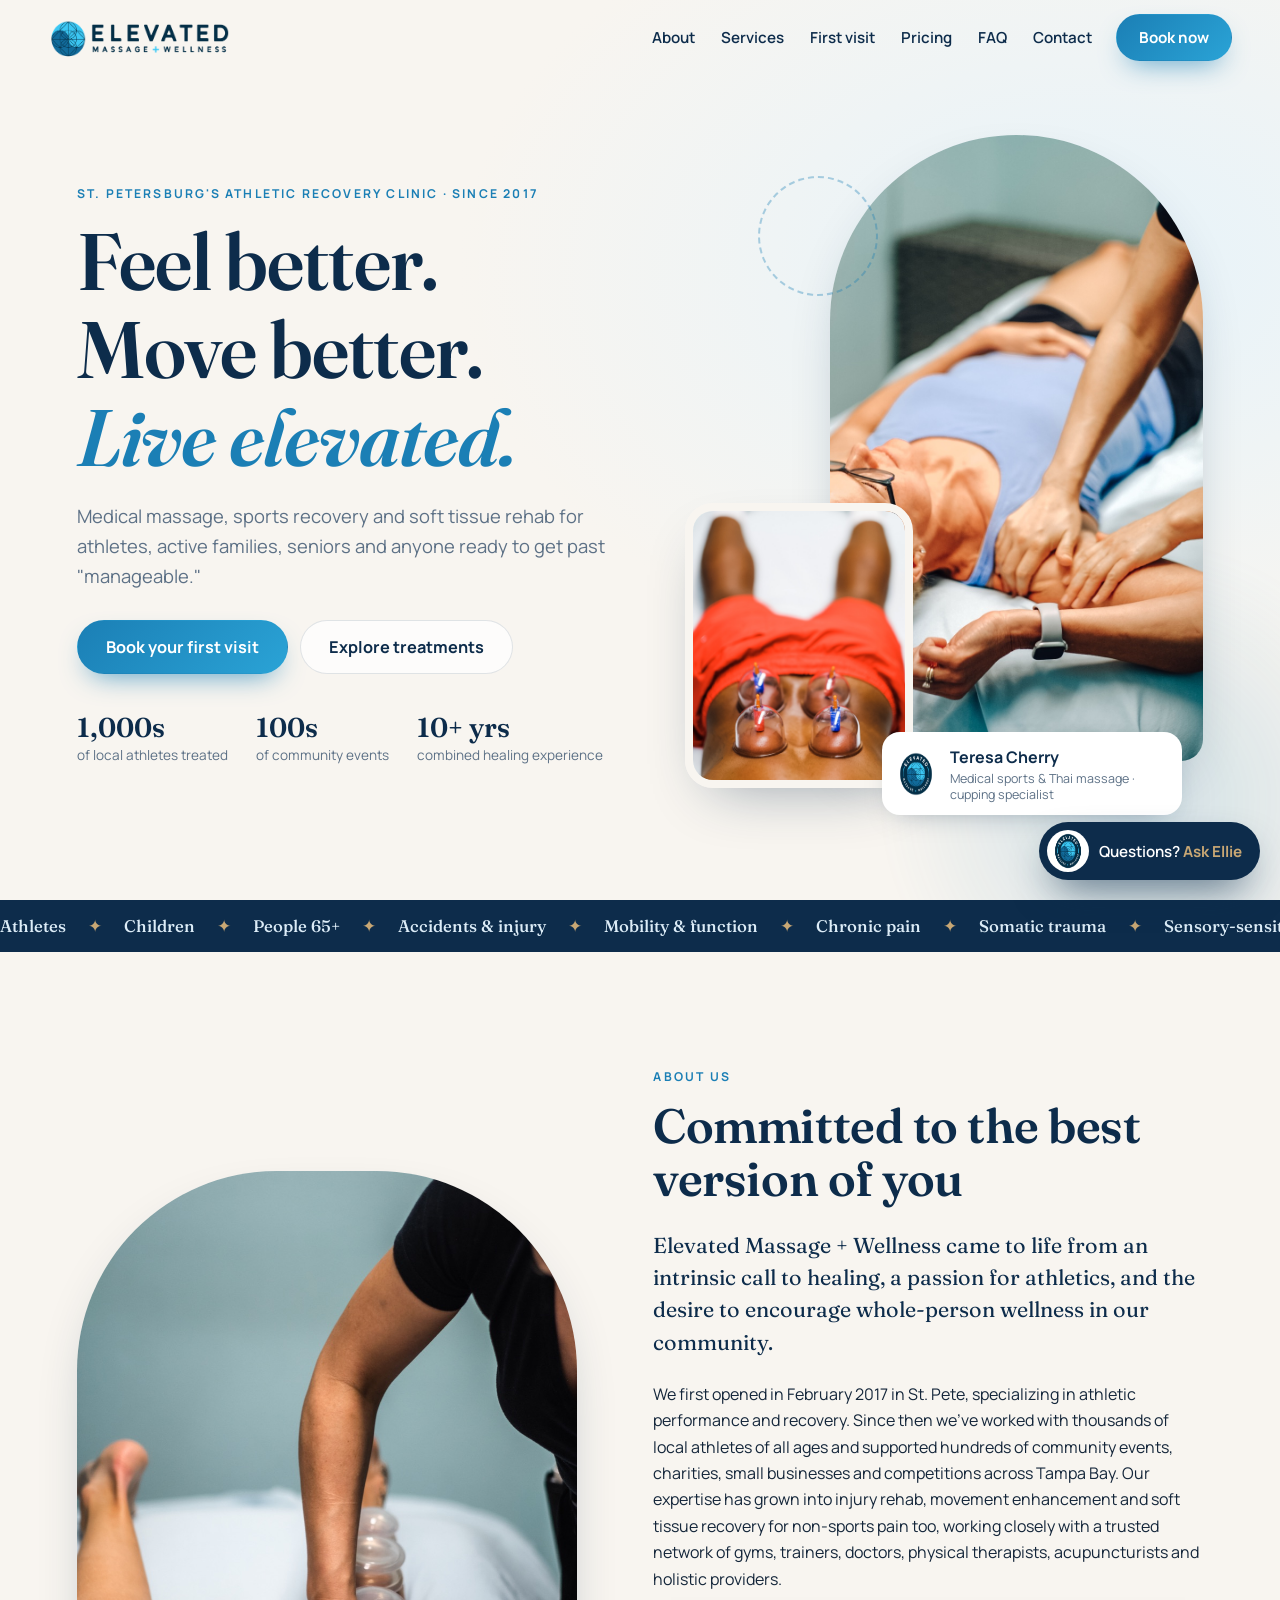
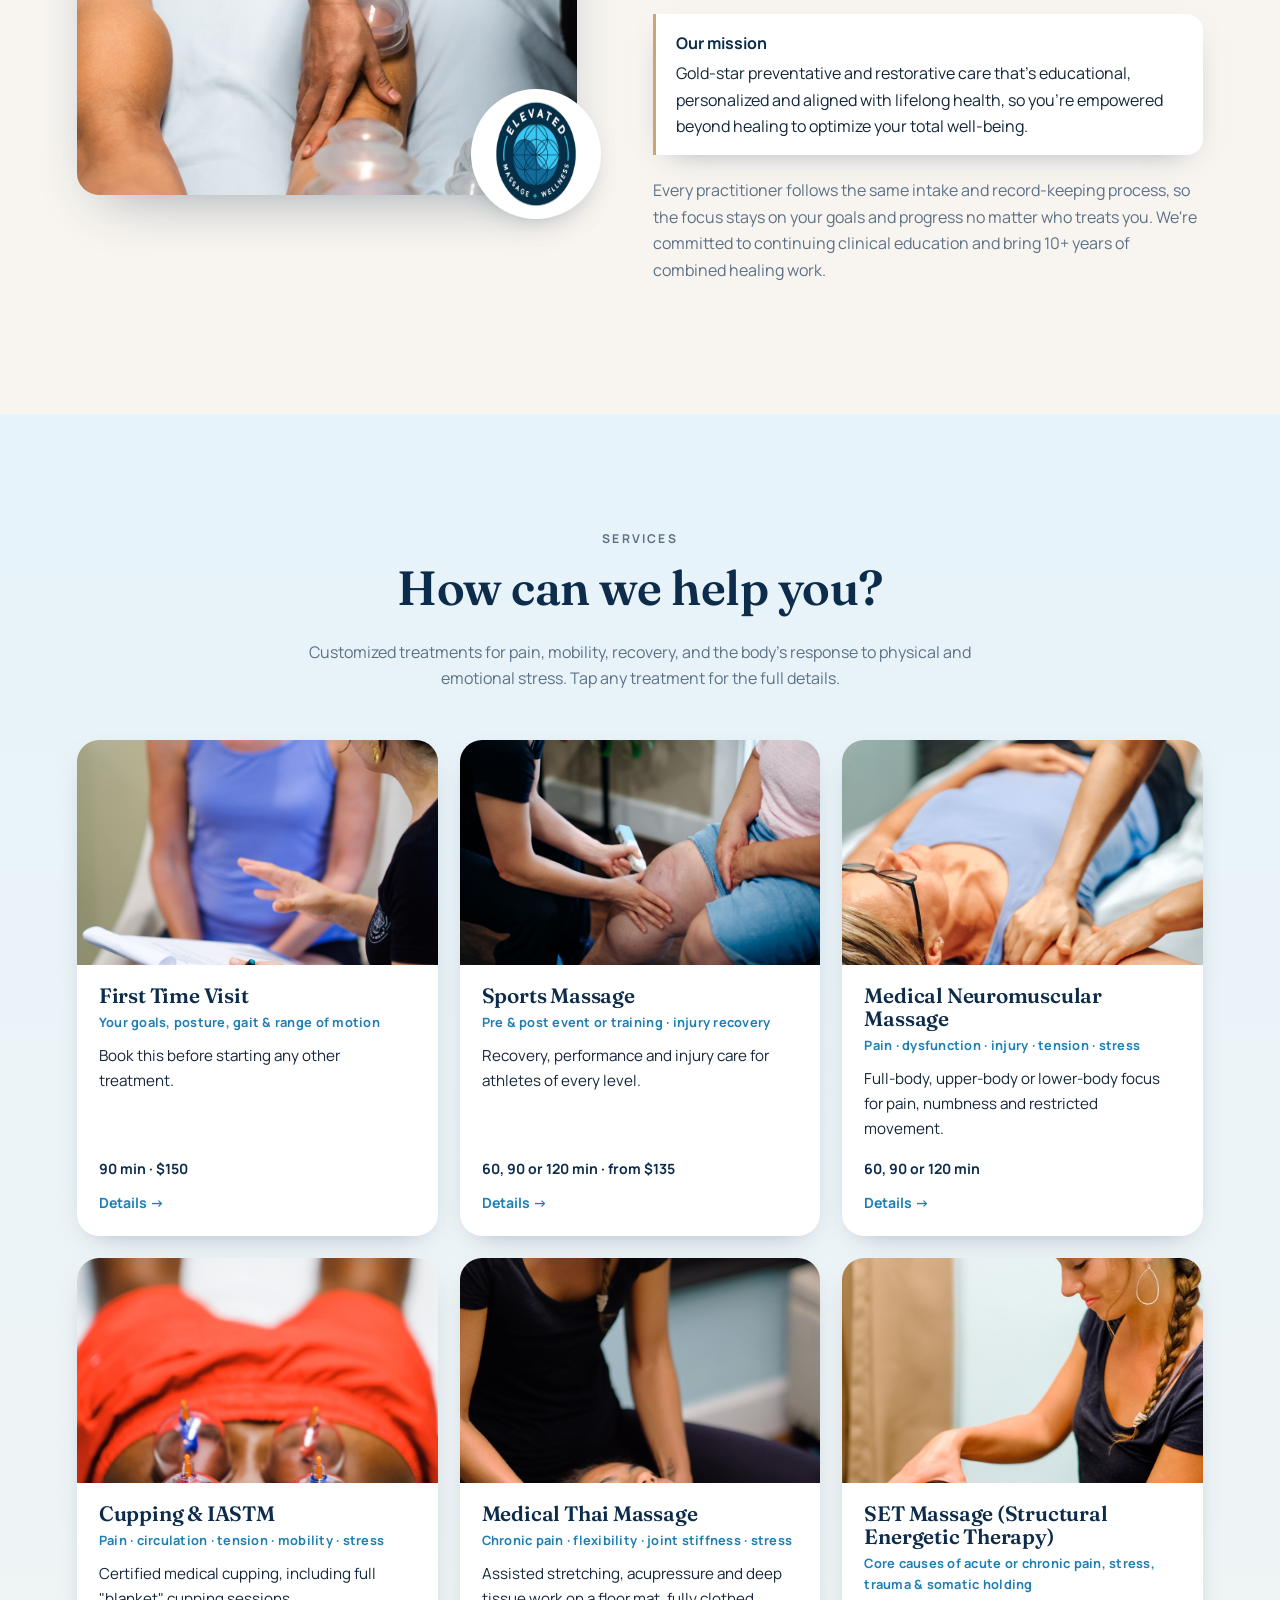
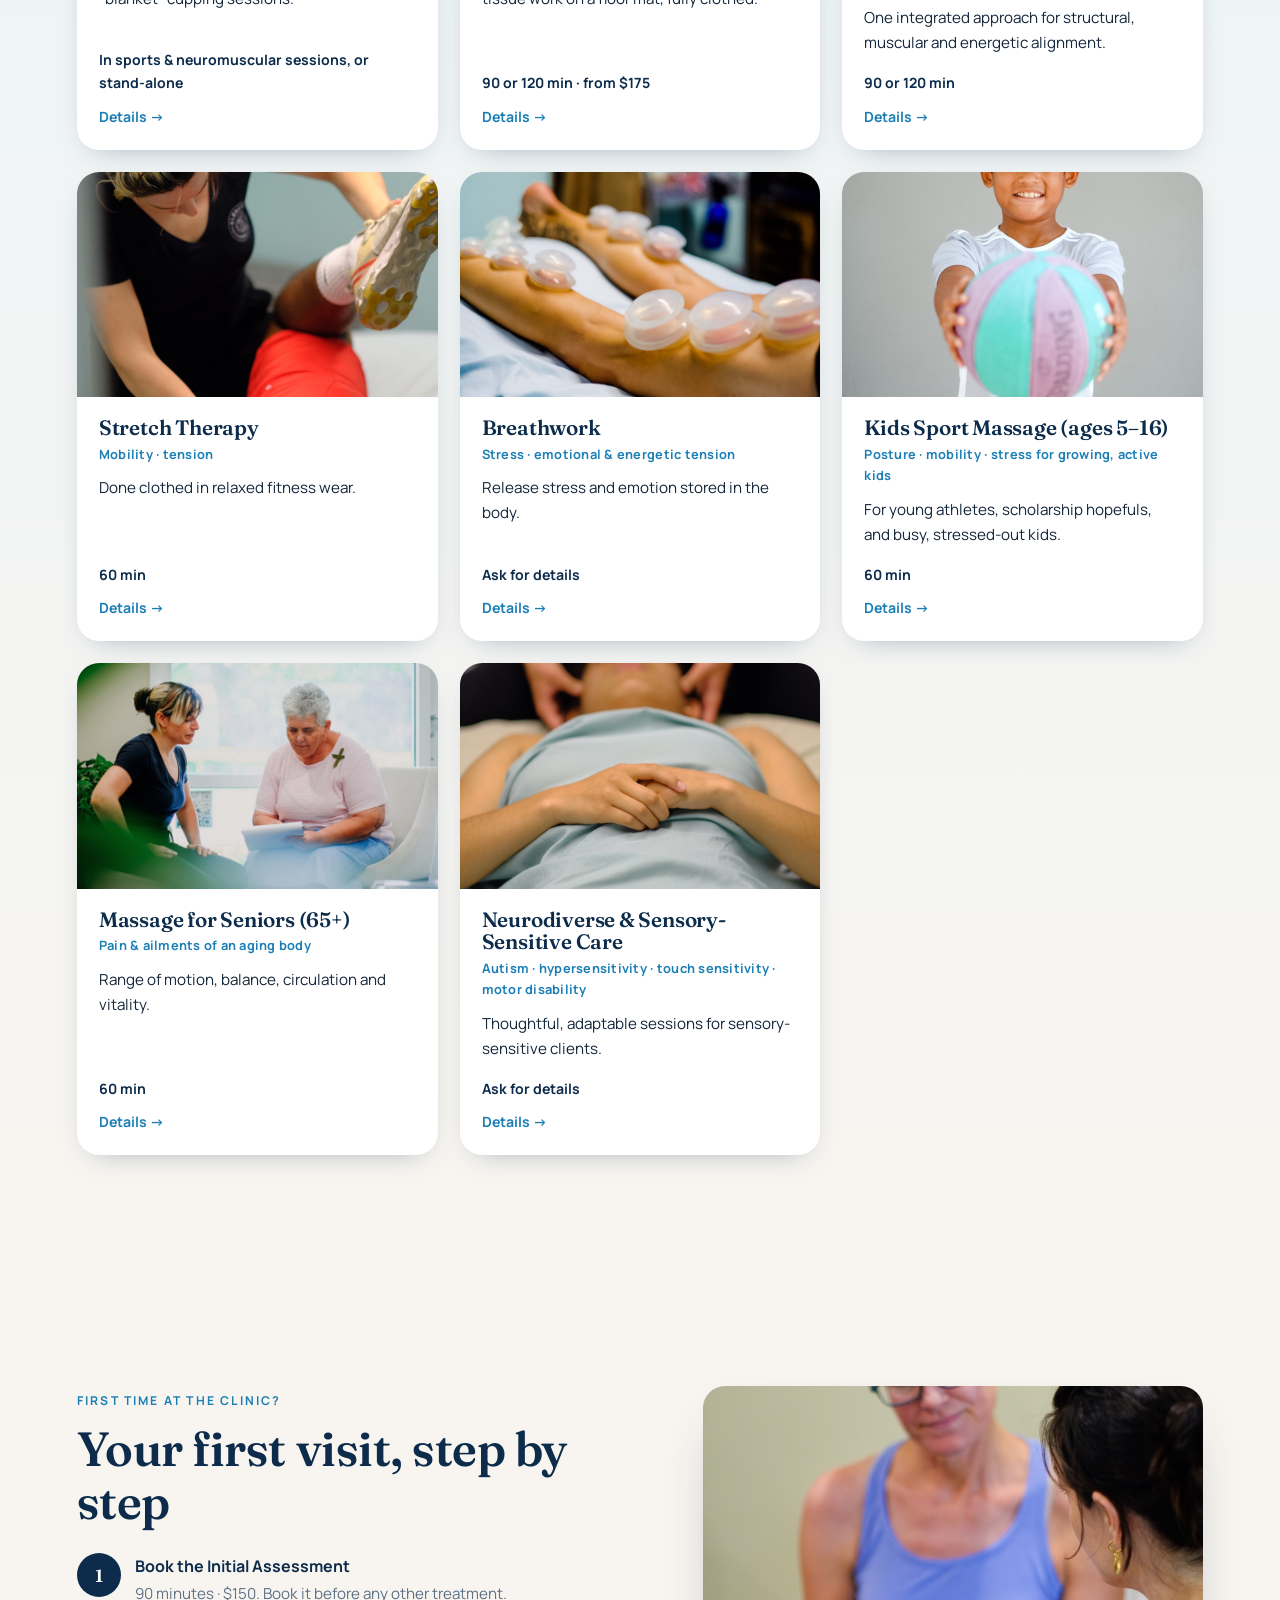
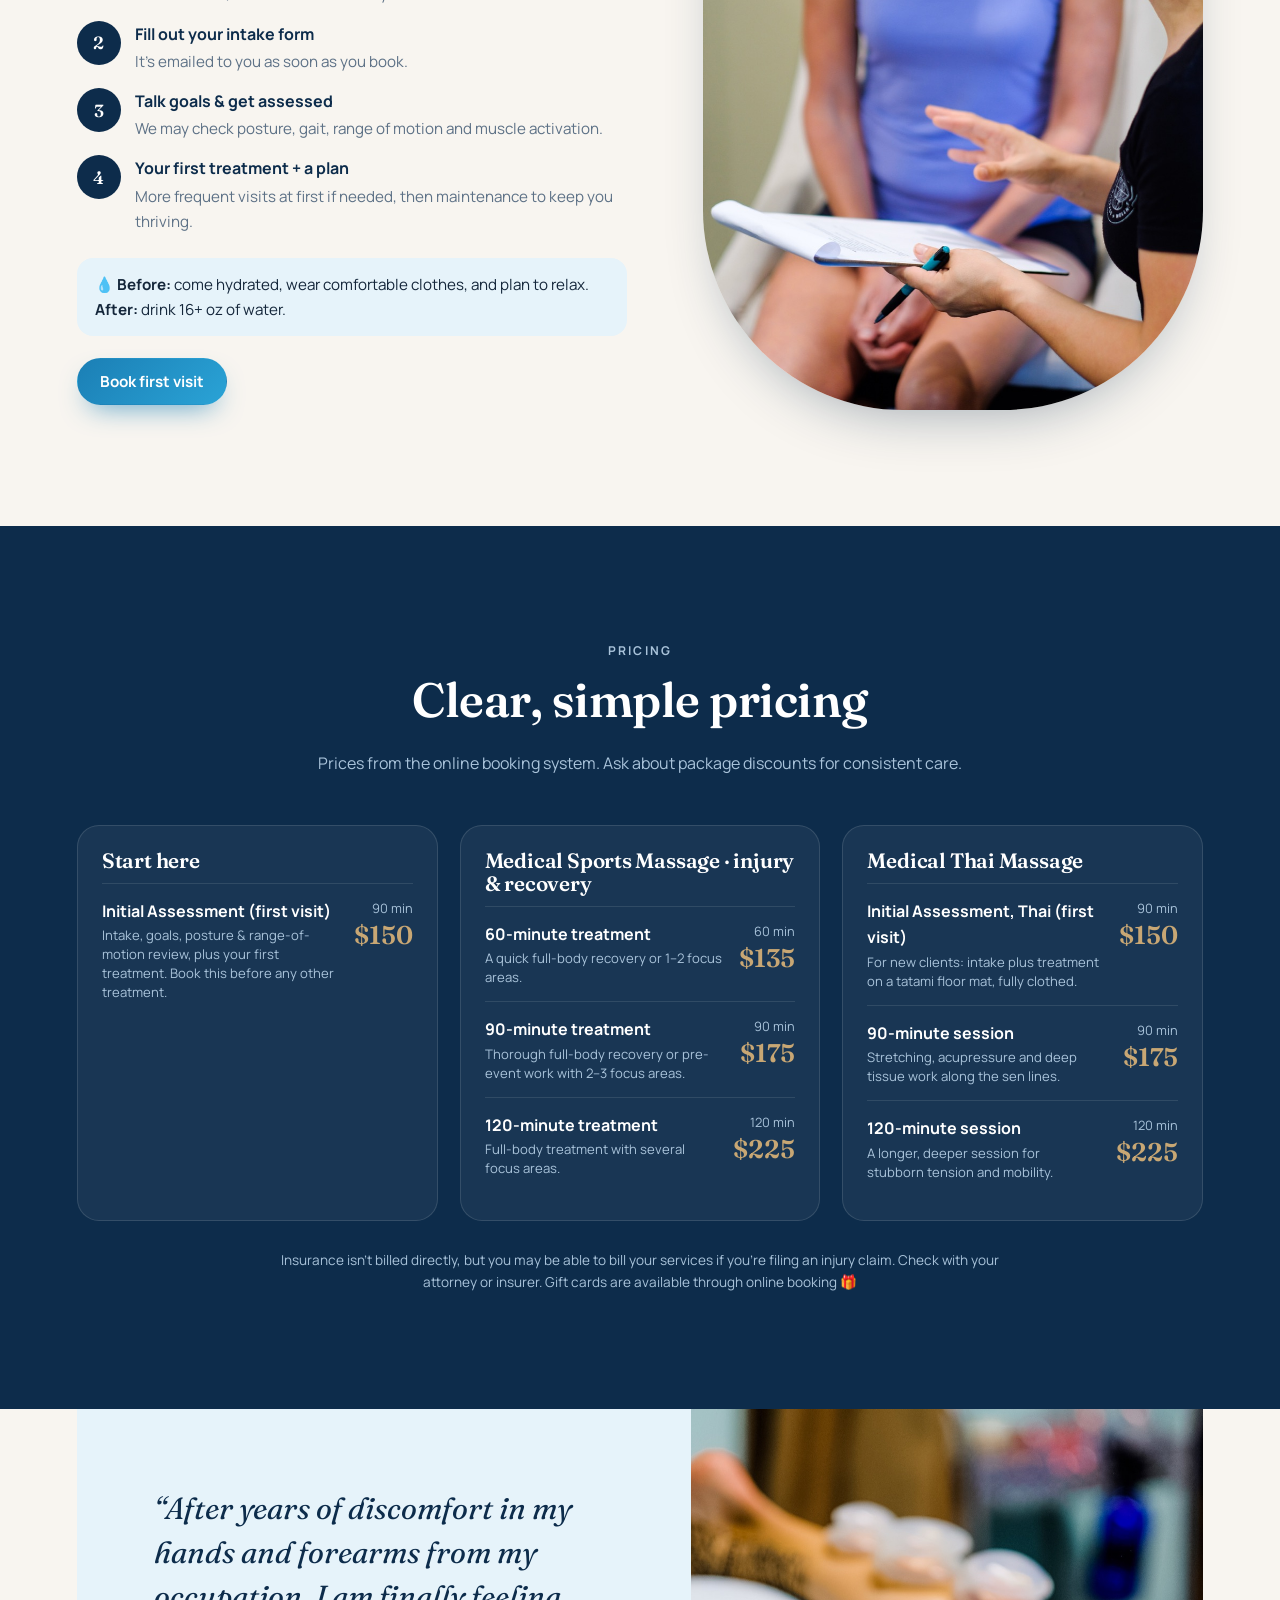
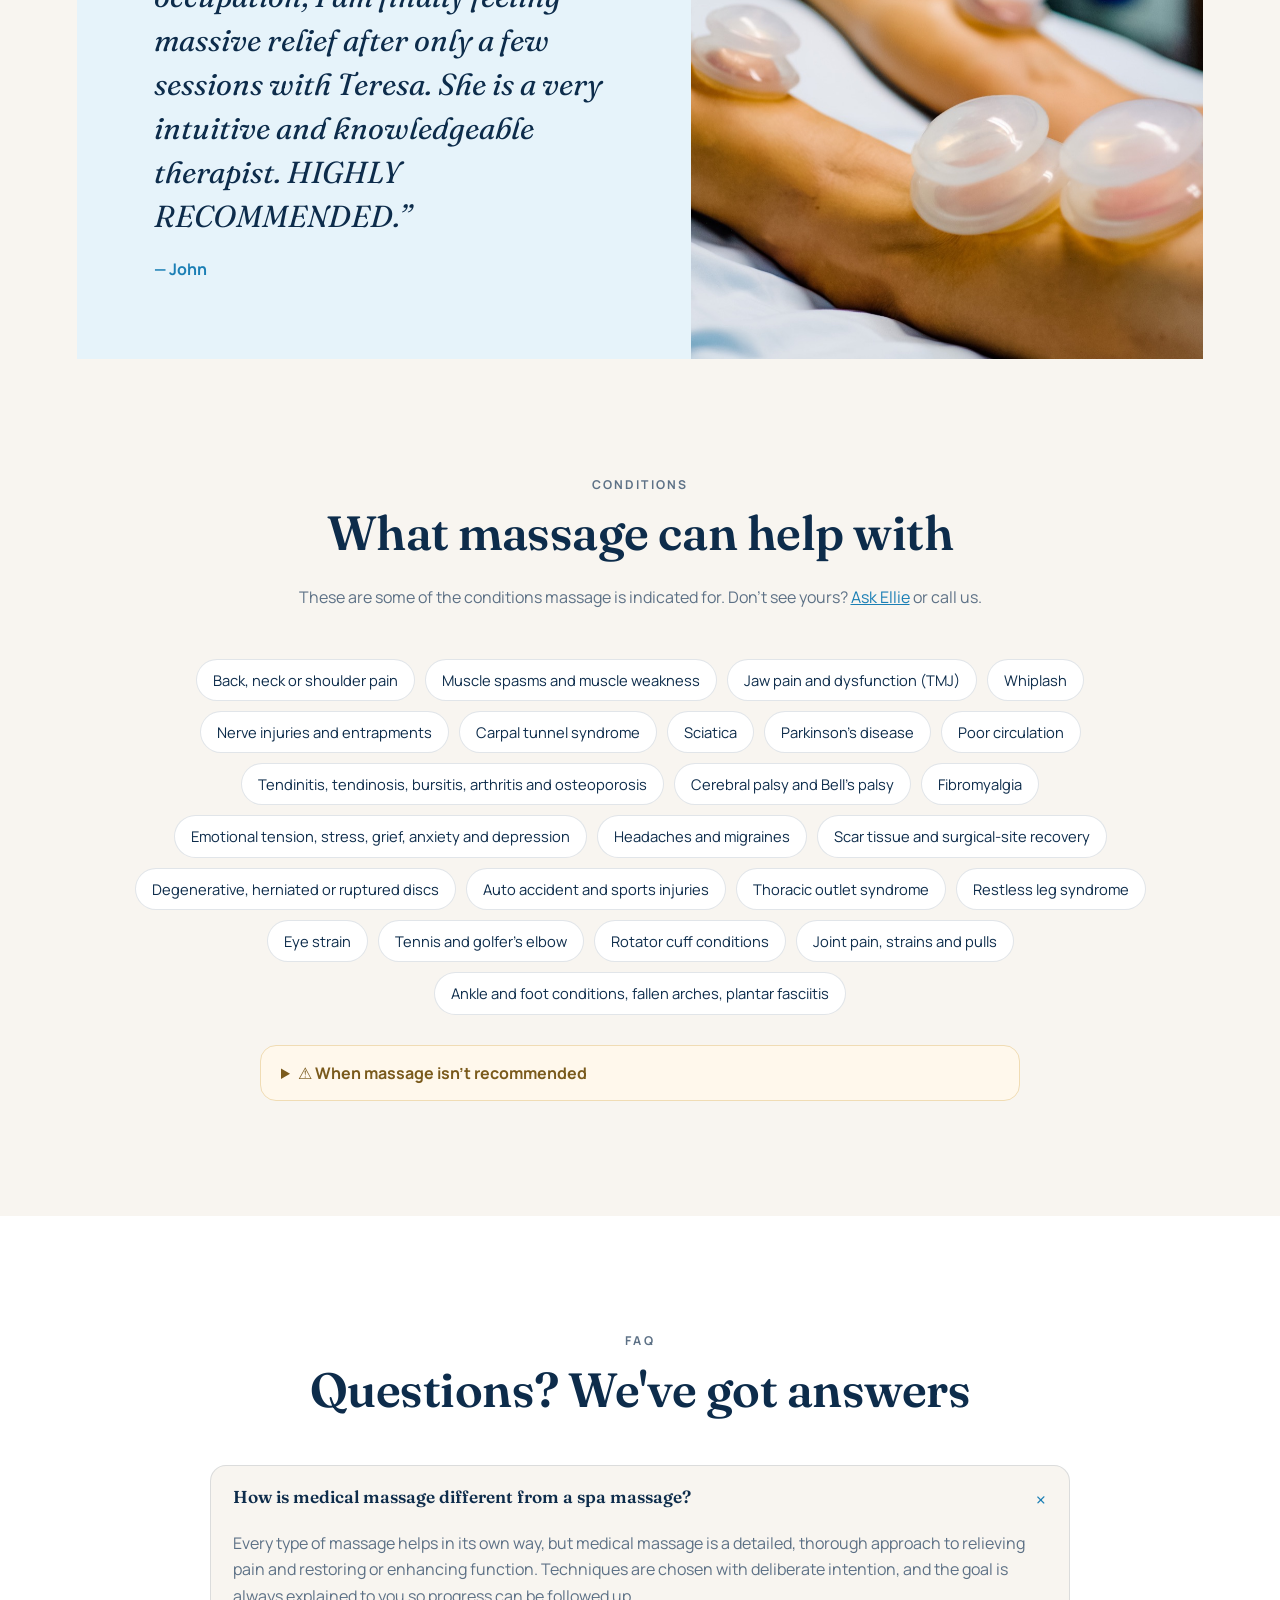
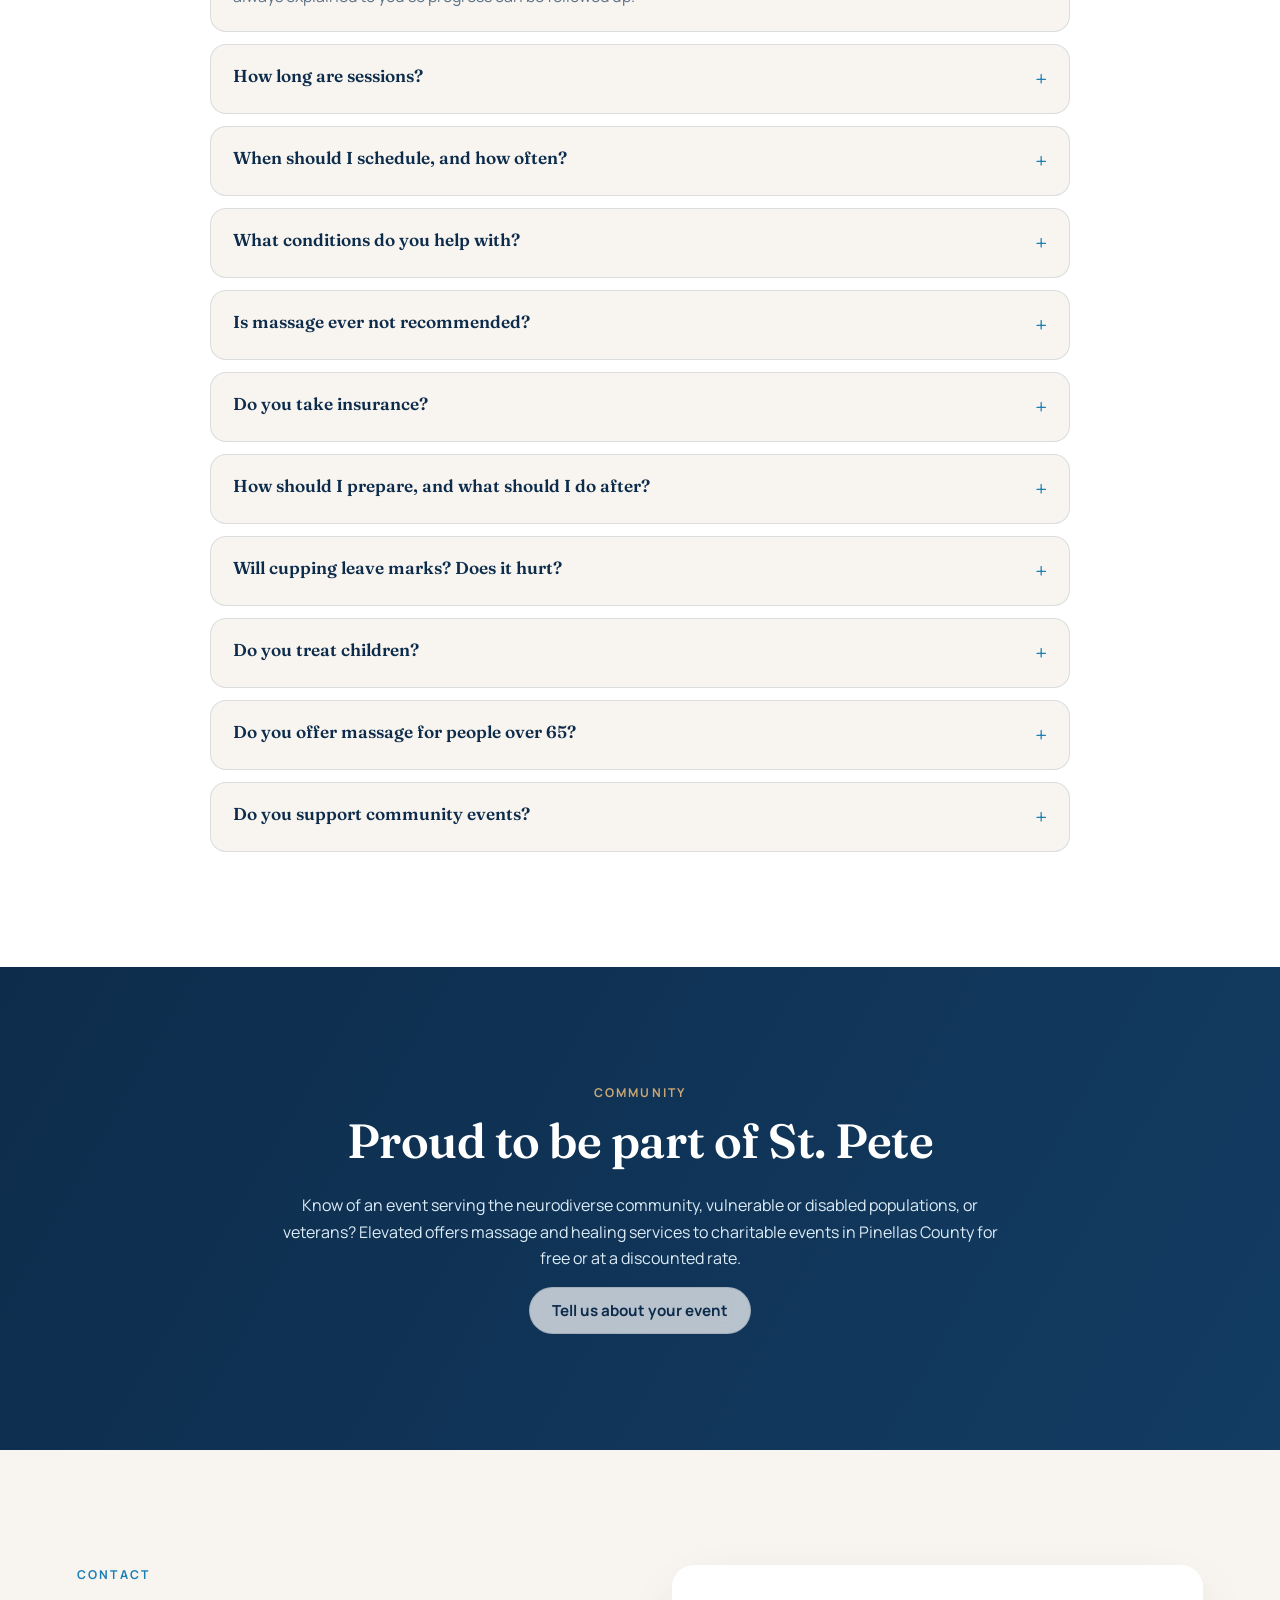
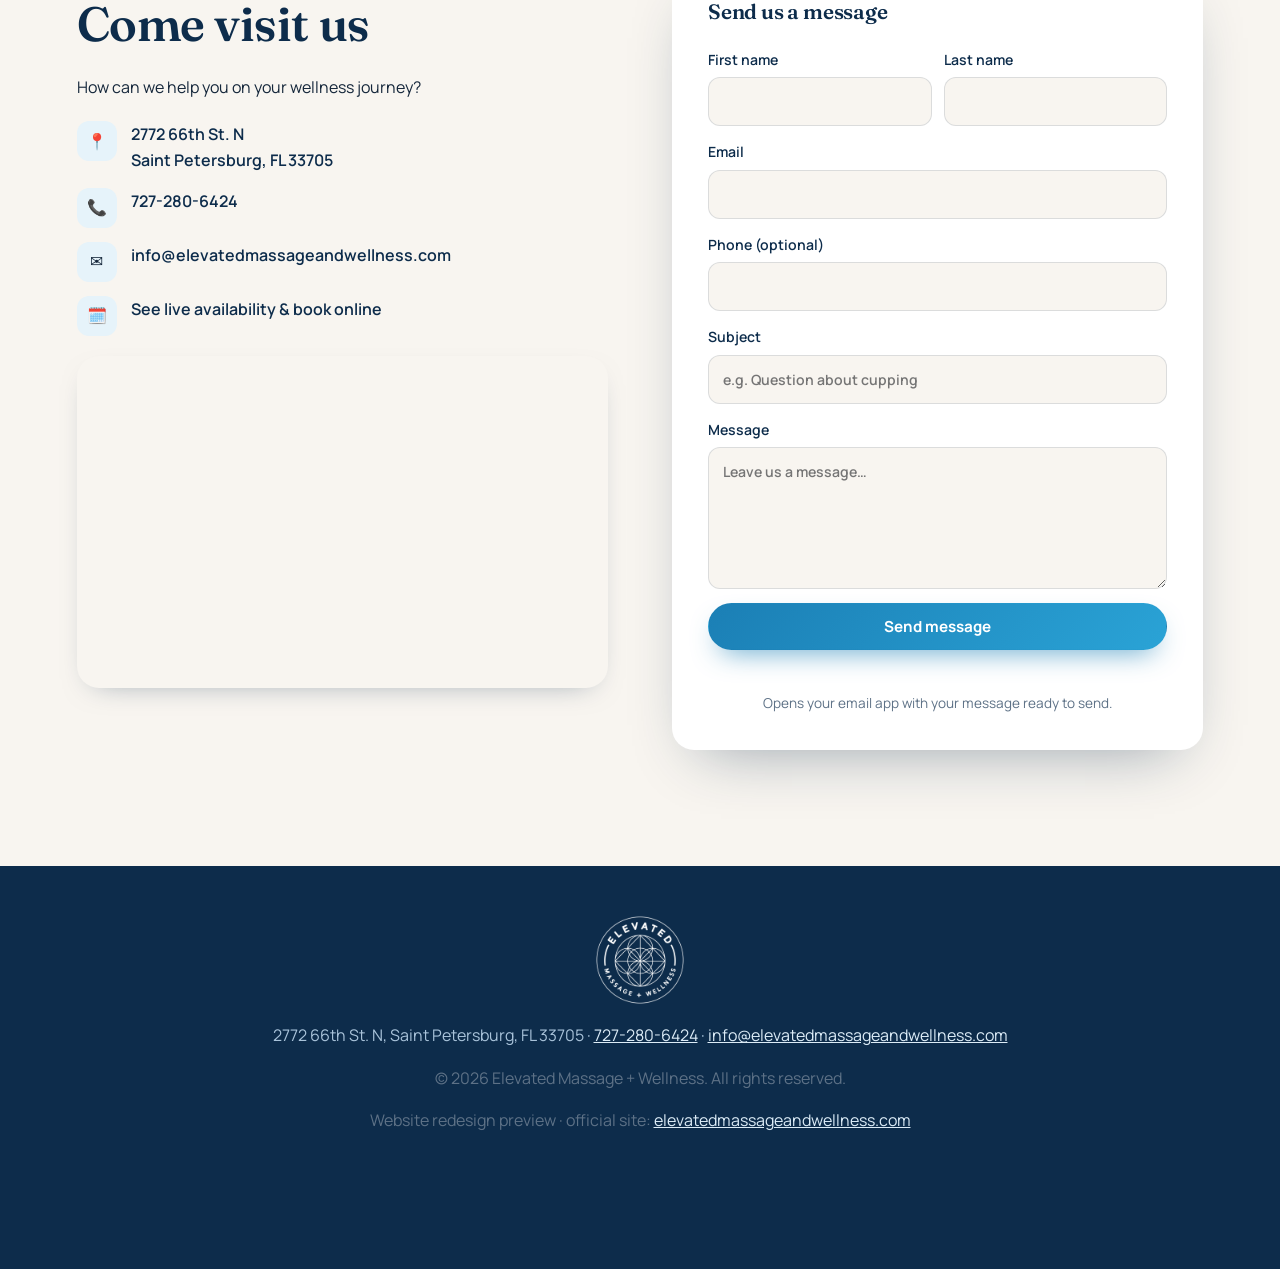
<file: index.html>
<!DOCTYPE html>
<html lang="en">
<head>
  <meta charset="UTF-8" />
  <meta name="viewport" content="width=device-width, initial-scale=1.0" />
  <title>Elevated Massage + Wellness · Medical & Sports Massage in St. Petersburg, FL</title>
  <meta name="description" content="Medical massage, sports recovery, cupping, Medical Thai massage and more in St. Petersburg, FL. Serving athletes, kids, seniors and anyone in pain since 2017." />
  <!-- Redesign preview: keep it out of search results so it never competes with the live site. -->
  <meta name="robots" content="noindex, nofollow" />
  <meta name="theme-color" content="#0d2c4b" />
  <link rel="icon" href="assets/img/logo-circle.png" />
  <link rel="preconnect" href="https://fonts.googleapis.com" />
  <link rel="preconnect" href="https://fonts.gstatic.com" crossorigin />
  <link href="https://fonts.googleapis.com/css2?family=Fraunces:opsz,wght@9..144,400;9..144,600;9..144,700&family=Manrope:wght@400;500;600;700&display=swap" rel="stylesheet" />
  <link rel="stylesheet" href="css/styles.css" />
</head>
<body>
  <a class="skip" href="#main">Skip to content</a>
  <header class="nav" id="nav">
    <a class="brand" href="#top" aria-label="Elevated Massage + Wellness home"><img src="assets/img/logo-horizontal.png" alt="Elevated Massage + Wellness" /></a>
    <nav class="nav__links" id="navLinks" aria-label="Main">
      <a href="#about">About</a><a href="#services">Services</a><a href="#first-visit">First visit</a><a href="#pricing">Pricing</a><a href="#faq">FAQ</a><a href="#contact">Contact</a>
    </nav>
    <a class="btn btn--primary nav__cta" href="https://elevatedwellness.janeapp.com/" target="_blank" rel="noopener">Book now</a>
    <button class="nav__toggle" id="navToggle" aria-label="Open menu" aria-expanded="false"><span></span><span></span></button>
  </header>

  <main id="main">
    <!-- HERO -->
    <section class="hero" id="top">
      <div class="hero__glow" aria-hidden="true"></div>
      <div class="hero__inner">
        <p class="eyebrow">St. Petersburg's athletic recovery clinic · since 2017</p>
        <h1>Feel better.<br />Move better.<br /><em>Live elevated.</em></h1>
        <p class="lead">Medical massage, sports recovery and soft tissue rehab for athletes, active families, seniors and anyone ready to get past "manageable."</p>
        <div class="hero__ctas">
          <a class="btn btn--primary btn--lg" href="https://elevatedwellness.janeapp.com/#/discipline/1/treatment/1" target="_blank" rel="noopener">Book your first visit</a>
          <a class="btn btn--glass btn--lg" href="#services">Explore treatments</a>
        </div>
        <ul class="hero__facts">
          <li><b>1,000s</b><span>of local athletes treated</span></li>
          <li><b>100s</b><span>of community events</span></li>
          <li><b>10+ yrs</b><span>combined healing experience</span></li>
        </ul>
      </div>
      <div class="hero__art" aria-hidden="true">
        <div class="hero__main"><img src="assets/img/neuromuscular.jpg" alt="" /></div>
        <div class="hero__small"><img src="assets/img/cupping-back.jpg" alt="" /></div>
        <div class="hero__card"><img src="assets/img/logo-circle.png" alt="" /><div><b>Teresa Cherry</b><small>Medical sports & Thai massage · cupping specialist</small></div></div>
        <div class="hero__ring"></div>
      </div>
    </section>

    <!-- WHO WE HELP -->
    <section class="strip" aria-label="Who we help">
      <div class="strip__track" id="whoTrack"></div>
    </section>

    <!-- ABOUT -->
    <section class="section about" id="about">
      <div class="about__media">
        <img src="assets/img/cupping-leg.jpg" alt="Therapist performing medical cupping on a client's leg" loading="lazy" />
        <img class="about__badge" src="assets/img/logo-circle.png" alt="" loading="lazy" />
      </div>
      <div class="about__copy">
        <p class="eyebrow">About us</p>
        <h2>Committed to the best version of you</h2>
        <p class="big" id="aboutIntro"></p>
        <p id="aboutStory"></p>
        <div class="callout"><b>Our mission</b><span id="aboutMission"></span></div>
        <p class="muted" id="aboutPractice"></p>
      </div>
    </section>

    <!-- SERVICES -->
    <section class="section services" id="services">
      <div class="section__head">
        <p class="eyebrow">Services</p>
        <h2>How can we help you?</h2>
        <p>Customized treatments for pain, mobility, recovery, and the body's response to physical and emotional stress. Tap any treatment for the full details.</p>
      </div>
      <div class="cards" id="serviceCards"></div>
    </section>

    <!-- FIRST VISIT -->
    <section class="section visit" id="first-visit">
      <div class="visit__copy">
        <p class="eyebrow">First time at the clinic?</p>
        <h2>Your first visit, step by step</h2>
        <ol class="steps">
          <li><b>Book the Initial Assessment</b><span>90 minutes · $150. Book it before any other treatment.</span></li>
          <li><b>Fill out your intake form</b><span>It's emailed to you as soon as you book.</span></li>
          <li><b>Talk goals & get assessed</b><span>We may check posture, gait, range of motion and muscle activation.</span></li>
          <li><b>Your first treatment + a plan</b><span>More frequent visits at first if needed, then maintenance to keep you thriving.</span></li>
        </ol>
        <div class="tip"><b>💧 Before:</b> come hydrated, wear comfortable clothes, and plan to relax. <b>After:</b> drink 16+ oz of water.</div>
        <a class="btn btn--primary" href="https://elevatedwellness.janeapp.com/#/discipline/1/treatment/1" target="_blank" rel="noopener">Book first visit</a>
      </div>
      <div class="visit__media"><img src="assets/img/first-visit.jpg" alt="Therapist reviewing goals with a client" loading="lazy" /></div>
    </section>

    <!-- PRICING -->
    <section class="section pricing" id="pricing">
      <div class="section__head">
        <p class="eyebrow">Pricing</p>
        <h2>Clear, simple pricing</h2>
        <p>Prices from the online booking system. Ask about package discounts for consistent care.</p>
      </div>
      <div class="price-grid" id="priceGrid"></div>
      <p class="fineprint">Insurance isn't billed directly, but you may be able to bill your services if you're filing an injury claim. Check with your attorney or insurer. Gift cards are available through online booking 🎁</p>
    </section>

    <!-- TESTIMONIAL + CUPPING SPOTLIGHT -->
    <section class="section quote">
      <figure class="quote__card">
        <blockquote id="quoteText"></blockquote>
        <figcaption id="quoteBy"></figcaption>
      </figure>
      <div class="quote__img"><img src="assets/img/cupping-legs.jpg" alt="Medical cupping on a client's legs" loading="lazy" /></div>
    </section>

    <!-- CONDITIONS -->
    <section class="section conditions" id="conditions">
      <div class="section__head">
        <p class="eyebrow">Conditions</p>
        <h2>What massage can help with</h2>
        <p>These are some of the conditions massage is indicated for. Don't see yours? <button class="linkish" data-ask="What conditions do you help with?">Ask Ellie</button> or call us.</p>
      </div>
      <ul class="cond-list" id="condList"></ul>
      <details class="caution"><summary>⚠️ When massage isn't recommended</summary><div id="cautionBody"></div></details>
    </section>

    <!-- FAQ -->
    <section class="section faq" id="faq">
      <div class="section__head"><p class="eyebrow">FAQ</p><h2>Questions? We've got answers</h2></div>
      <div class="faq__list" id="faqList"></div>
    </section>

    <!-- COMMUNITY -->
    <section class="section community">
      <div>
        <p class="eyebrow">Community</p>
        <h2>Proud to be part of St. Pete</h2>
        <p>Know of an event serving the neurodiverse community, vulnerable or disabled populations, or veterans? Elevated offers massage and healing services to charitable events in Pinellas County for free or at a discounted rate.</p>
        <a class="btn btn--glass" href="mailto:info@elevatedmassageandwellness.com?subject=Community%20event">Tell us about your event</a>
      </div>
    </section>

    <!-- CONTACT -->
    <section class="section contact" id="contact">
      <div class="contact__info">
        <p class="eyebrow">Contact</p>
        <h2>Come visit us</h2>
        <p>How can we help you on your wellness journey?</p>
        <ul class="contact__list">
          <li><span>📍</span><a href="https://www.google.com/maps/dir/?api=1&destination=Elevated%20Massage%20%2B%20Wellness%2C%202772%2066th%20St%20N%2C%20St.%20Petersburg%2C%20FL%2033705" target="_blank" rel="noopener">2772 66th St. N<br />Saint Petersburg, FL 33705</a></li>
          <li><span>📞</span><a href="tel:+17272806424">727-280-6424</a></li>
          <li><span>✉️</span><a href="mailto:info@elevatedmassageandwellness.com">info@elevatedmassageandwellness.com</a></li>
          <li><span>🗓️</span><a href="https://elevatedwellness.janeapp.com/" target="_blank" rel="noopener">See live availability & book online</a></li>
        </ul>
        <div class="map"><iframe title="Map to Elevated Massage + Wellness" loading="lazy" referrerpolicy="no-referrer-when-downgrade" src="https://www.google.com/maps?q=2772%2066th%20St%20N%2C%20St.%20Petersburg%2C%20FL%2033705&output=embed"></iframe></div>
      </div>
      <form class="contact__form" id="contactForm">
        <h3>Send us a message</h3>
        <div class="row2"><label>First name<input name="first" required autocomplete="given-name" /></label><label>Last name<input name="last" autocomplete="family-name" /></label></div>
        <label>Email<input name="email" type="email" required autocomplete="email" /></label>
        <label>Phone (optional)<input name="phone" type="tel" autocomplete="tel" /></label>
        <label>Subject<input name="subject" placeholder="e.g. Question about cupping" /></label>
        <label>Message<textarea name="message" rows="5" required placeholder="Leave us a message…"></textarea></label>
        <button class="btn btn--primary btn--block" type="submit">Send message</button>
        <p class="fineprint" id="formNote">Opens your email app with your message ready to send.</p>
      </form>
    </section>
  </main>

  <footer class="footer">
    <img src="assets/img/logo-white.png" alt="Elevated Massage + Wellness" />
    <p>2772 66th St. N, Saint Petersburg, FL 33705 · <a href="tel:+17272806424">727-280-6424</a> · <a href="mailto:info@elevatedmassageandwellness.com">info@elevatedmassageandwellness.com</a></p>
    <p class="muted">© <span id="year"></span> Elevated Massage + Wellness. All rights reserved.</p>
    <p class="muted preview-note">Website redesign preview · official site: <a href="https://www.elevatedmassageandwellness.com/">elevatedmassageandwellness.com</a></p>
  </footer>

  <!-- Service details -->
  <dialog class="modal" id="svcModal"><div class="modal__inner" id="svcBody"></div></dialog>
  <!-- Ellie, the assistant -->
  <div class="ellie" id="ellie"></div>

  <script type="module" src="js/main.js"></script>
</body>
</html>
</file>
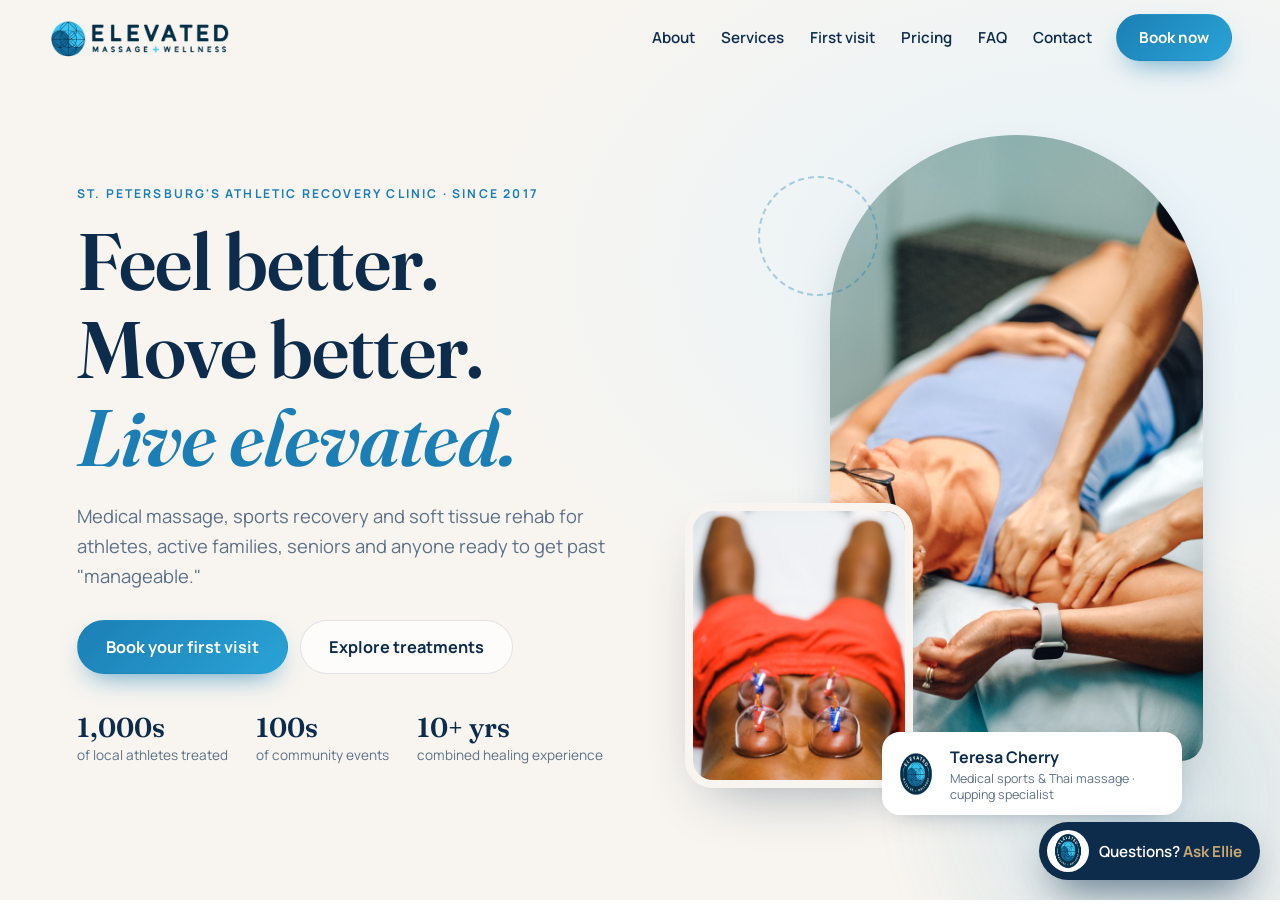
<file: tests/shot.html>
<!DOCTYPE html><html><head><meta charset="utf-8"></head><body style="margin:0">
<iframe id="f" src="../index.html" style="width:100vw;height:100vh;border:0"></iframe>
<script>
// ?scroll=<px> scrolls the page; ?chat=<question> opens Ellie and asks
const q = new URLSearchParams(location.search);
f.onload = () => setTimeout(() => {
  const w = f.contentWindow, d = f.contentDocument;
  const st = d.createElement("style"); st.textContent = "*,*::before,*::after{transition:none!important;animation:none!important}"; d.head.appendChild(st); d.querySelectorAll(".reveal").forEach((e) => e.classList.add("in"));
  if (q.get("scroll")) { d.documentElement.style.scrollBehavior = "auto"; w.scrollTo(0, Number(q.get("scroll"))); }
  if (q.get("chat")) { d.getElementById("ellieFab").click(); setTimeout(() => { const i = d.getElementById("ellieIn"); i.value = q.get("chat"); d.getElementById("ellieForm").requestSubmit(); }, 300); }
  if (q.get("svc")) d.querySelector(`[data-service="${q.get("svc")}"]`).click();
}, 500);
</script></body></html>
</file>
<file: css/styles.css>
/* Elevated Massage + Wellness — calm, clinical, warm. Brand navy + ocean blue from the logo, with a sand accent. */
:root {
  --navy: #0d2c4b; --navy-2: #133c63; --blue: #1b7fb5; --sky: #e6f3fa; --sky-2: #cfe8f5;
  --sand: #c8a774; --cream: #f8f5f0; --paper: #ffffff; --ink: #14263a; --muted: #5d7186; --line: rgba(13, 44, 75, .12);
  --radius: 22px; --shadow: 0 24px 60px -28px rgba(13, 44, 75, .45); --shadow-sm: 0 10px 30px -18px rgba(13, 44, 75, .5);
  --serif: "Fraunces", Georgia, serif; --sans: "Manrope", system-ui, -apple-system, sans-serif;
}
* { box-sizing: border-box; }
html { scroll-behavior: smooth; scroll-padding-top: 84px; }
body { margin: 0; font: 16px/1.65 var(--sans); color: var(--ink); background: var(--cream); -webkit-font-smoothing: antialiased; }
img { max-width: 100%; display: block; }
[hidden] { display: none !important; }
a { color: var(--blue); }
h1, h2, h3 { font-family: var(--serif); color: var(--navy); line-height: 1.1; letter-spacing: -0.01em; margin: 0 0 .5em; font-weight: 600; }
h2 { font-size: clamp(2rem, 4vw, 3rem); }
h3 { font-size: 1.3rem; }
.muted { color: var(--muted); }
.eyebrow { text-transform: uppercase; letter-spacing: .18em; font-size: .76rem; font-weight: 700; color: var(--blue); margin: 0 0 .8rem; }
.skip { position: absolute; left: -999px; top: 8px; background: var(--navy); color: #fff; padding: 8px 14px; border-radius: 8px; z-index: 100; }
.skip:focus { left: 8px; }
.linkish { background: none; border: 0; padding: 0; font: inherit; color: var(--blue); text-decoration: underline; cursor: pointer; }

/* buttons */
.btn { display: inline-flex; align-items: center; justify-content: center; gap: 8px; padding: 12px 22px; border-radius: 999px; font: 700 .95rem var(--sans); text-decoration: none; border: 1px solid transparent; cursor: pointer; transition: transform .15s, box-shadow .2s, background .2s; }
.btn:hover { transform: translateY(-2px); }
.btn--primary { background: linear-gradient(135deg, var(--blue), #2aa3d6); color: #fff; box-shadow: 0 12px 28px -12px rgba(27, 127, 181, .8); }
.btn--glass { background: rgba(255, 255, 255, .7); color: var(--navy); border-color: var(--line); backdrop-filter: blur(8px); }
.btn--lg { padding: 15px 28px; font-size: 1.02rem; }
.btn--block { width: 100%; }

/* nav */
.nav { position: fixed; inset: 0 0 auto; z-index: 50; display: flex; align-items: center; gap: 24px; padding: 14px clamp(16px, 4vw, 48px); transition: background .3s, box-shadow .3s, padding .3s; }
.nav.is-scrolled { background: rgba(248, 245, 240, .92); backdrop-filter: blur(14px); box-shadow: 0 8px 30px -22px rgba(13, 44, 75, .6); padding-top: 10px; padding-bottom: 10px; }
.brand img { height: 46px; width: auto; }
.nav__links { display: flex; gap: 26px; margin-left: auto; }
.nav__links a { color: var(--navy); text-decoration: none; font-weight: 600; font-size: .95rem; position: relative; }
.nav__links a::after { content: ""; position: absolute; left: 0; right: 100%; bottom: -4px; height: 2px; background: var(--blue); transition: right .25s; }
.nav__links a:hover::after { right: 0; }
.nav__toggle { display: none; margin-left: auto; width: 44px; height: 44px; border: 0; background: rgba(255, 255, 255, .8); border-radius: 12px; cursor: pointer; flex-direction: column; justify-content: center; align-items: center; gap: 6px; }
.nav__toggle span { width: 20px; height: 2px; background: var(--navy); border-radius: 2px; transition: transform .25s; }
body.menu-open .nav__toggle span:first-child { transform: translateY(4px) rotate(45deg); }
body.menu-open .nav__toggle span:last-child { transform: translateY(-4px) rotate(-45deg); }

/* hero: copy on the left, framed photos on the right */
.hero { position: relative; min-height: 100svh; display: grid; grid-template-columns: 1.05fr 1fr; gap: clamp(24px, 5vw, 70px); align-items: center; padding: 120px clamp(16px, 6vw, 80px) 70px; overflow: hidden; background: radial-gradient(900px 600px at 85% 30%, var(--sky) 0%, rgba(230, 243, 250, 0) 70%), var(--cream); }
.hero__glow { position: absolute; width: 520px; height: 520px; right: -120px; bottom: -160px; border-radius: 50%; background: radial-gradient(circle, rgba(27, 127, 181, .18), transparent 70%); filter: blur(10px); }
.hero__inner { position: relative; max-width: 620px; }
.hero h1 { font-size: clamp(2.8rem, 6.4vw, 5rem); font-weight: 600; margin-bottom: 20px; }
.hero h1 em { font-style: italic; color: var(--blue); }
.lead { font-size: 1.15rem; color: var(--muted); max-width: 52ch; }
.hero__ctas { display: flex; gap: 12px; flex-wrap: wrap; margin: 28px 0 36px; }
.hero__facts { list-style: none; padding: 0; margin: 0; display: flex; gap: 28px; flex-wrap: wrap; }
.hero__facts li { display: flex; flex-direction: column; }
.hero__facts b { font: 600 1.7rem var(--serif); color: var(--navy); }
.hero__facts span { font-size: .85rem; color: var(--muted); }
.hero__art { position: relative; height: min(78vh, 680px); }
.hero__main { position: absolute; right: 0; top: 0; width: 72%; height: 92%; border-radius: 240px 240px 28px 28px; overflow: hidden; box-shadow: var(--shadow); animation: rise .9s ease both; }
.hero__small { position: absolute; left: 0; bottom: 4%; width: 44%; aspect-ratio: 4 / 5; border-radius: 28px; overflow: hidden; border: 8px solid var(--cream); box-shadow: var(--shadow); animation: rise .9s .15s ease both; }
.hero__main img, .hero__small img { width: 100%; height: 100%; object-fit: cover; }
.hero__card { position: absolute; right: 4%; bottom: 0; display: flex; gap: 12px; align-items: center; background: #fff; padding: 12px 16px 12px 12px; border-radius: 18px; box-shadow: var(--shadow-sm); animation: rise .9s .3s ease both; max-width: 300px; }
.hero__card img { width: 44px; height: 44px; }
.hero__card b { color: var(--navy); display: block; }
.hero__card small { color: var(--muted); font-size: .78rem; line-height: 1.3; display: block; }
.hero__ring { position: absolute; left: 14%; top: 6%; width: 120px; height: 120px; border-radius: 50%; border: 2px dashed rgba(27, 127, 181, .35); animation: spin 30s linear infinite; }
@keyframes rise { from { opacity: 0; transform: translateY(30px); } }

/* who-we-help strip */
.strip { background: var(--navy); color: #dcecf7; overflow: hidden; padding: 16px 0; }
.strip__track { display: flex; width: max-content; animation: marquee 38s linear infinite; }
.strip__track div { display: flex; align-items: center; gap: 22px; padding-right: 22px; white-space: nowrap; font: 500 1.05rem var(--serif); }
.strip__track i { color: var(--sand); font-style: normal; }
@keyframes marquee { to { transform: translateX(-50%); } }

/* sections */
.section { padding: clamp(70px, 9vw, 120px) clamp(16px, 6vw, 80px); }
.section__head { max-width: 720px; margin: 0 auto 48px; text-align: center; }
.section__head p { color: var(--muted); }
.reveal { opacity: 0; transform: translateY(24px); transition: opacity .8s ease, transform .8s ease; }
.reveal.in { opacity: 1; transform: none; }

/* about */
.about { display: grid; grid-template-columns: 1fr 1.1fr; gap: clamp(32px, 6vw, 80px); align-items: center; }
.about__media { position: relative; }
.about__media > img:first-child { border-radius: 200px 200px var(--radius) var(--radius); aspect-ratio: 4 / 5; object-fit: cover; box-shadow: var(--shadow); }
.about__badge { position: absolute; right: -24px; bottom: -24px; width: 130px; height: 130px; border-radius: 50%; background: #fff; padding: 10px; box-shadow: var(--shadow-sm); animation: spin 40s linear infinite; }
@keyframes spin { to { transform: rotate(360deg); } }
.big { font: 400 1.35rem/1.5 var(--serif); color: var(--navy); }
.callout { display: grid; gap: 4px; border-left: 3px solid var(--sand); background: #fff; padding: 16px 20px; border-radius: 0 16px 16px 0; margin: 22px 0; box-shadow: var(--shadow-sm); }
.callout b { color: var(--navy); }

/* service cards */
.services { background: linear-gradient(180deg, var(--sky) 0%, var(--cream) 100%); }
.cards { display: grid; grid-template-columns: repeat(auto-fill, minmax(270px, 1fr)); gap: 22px; max-width: 1240px; margin: 0 auto; }
.card { position: relative; background: #fff; border-radius: var(--radius); overflow: hidden; box-shadow: var(--shadow-sm); transition: transform .3s, box-shadow .3s; display: flex; flex-direction: column; }
.card:hover { transform: translateY(-6px); box-shadow: var(--shadow); }
.card__hit { position: absolute; inset: 0; z-index: 2; background: transparent; border: 0; cursor: pointer; border-radius: var(--radius); }
.card__hit:focus-visible { outline: 3px solid var(--blue); }
.card__img { aspect-ratio: 16 / 10; overflow: hidden; }
.card__img img { width: 100%; height: 100%; object-fit: cover; transition: transform .6s; }
.card:hover .card__img img { transform: scale(1.06); }
.card__body { padding: 20px 22px 22px; display: flex; flex-direction: column; flex: 1; }
.card__body h3 { margin-bottom: 4px; }
.card__body p { margin: 0 0 10px; font-size: .95rem; }
.card__targets { color: var(--blue); font-size: .8rem !important; font-weight: 700; letter-spacing: .02em; }
.card__meta { color: var(--navy); font-weight: 700; font-size: .88rem !important; margin-top: auto !important; padding-top: 6px; }
.card__more { color: var(--blue); font-weight: 700; font-size: .88rem; }

/* first visit */
.visit { display: grid; grid-template-columns: 1.1fr 1fr; gap: clamp(32px, 6vw, 80px); align-items: center; }
.visit__media img { border-radius: var(--radius) var(--radius) 200px 200px; aspect-ratio: 4 / 5; object-fit: cover; box-shadow: var(--shadow); }
.steps { list-style: none; padding: 0; margin: 24px 0; counter-reset: s; display: grid; gap: 14px; }
.steps li { counter-increment: s; display: grid; grid-template-columns: 44px 1fr; gap: 2px 14px; align-items: start; }
.steps li::before { content: counter(s); grid-row: span 2; width: 44px; height: 44px; border-radius: 50%; background: var(--navy); color: #fff; display: grid; place-items: center; font: 600 1.1rem var(--serif); }
.steps b { color: var(--navy); }
.steps span { color: var(--muted); font-size: .95rem; }
.tip { background: var(--sky); border-radius: 16px; padding: 14px 18px; margin-bottom: 22px; font-size: .95rem; }

/* pricing */
.pricing { background: var(--navy); color: #dcecf7; }
.pricing h2, .pricing h3 { color: #fff; }
.pricing .section__head p { color: #a9c3da; }
.pricing .eyebrow { color: var(--sand); }
.price-grid { display: grid; grid-template-columns: repeat(auto-fit, minmax(300px, 1fr)); gap: 22px; max-width: 1180px; margin: 0 auto; }
.price-card { background: rgba(255, 255, 255, .05); border: 1px solid rgba(255, 255, 255, .12); border-radius: var(--radius); padding: 24px; }
.price-row { display: flex; justify-content: space-between; gap: 16px; padding: 14px 0; border-top: 1px solid rgba(255, 255, 255, .1); color: inherit; text-decoration: none; transition: padding .2s; }
.price-row:hover { padding-left: 6px; }
.price-row b { color: #fff; }
.price-row small { display: block; color: #a9c3da; font-size: .82rem; line-height: 1.45; margin-top: 2px; }
.price-row__num { text-align: right; flex: none; }
.price-row__num span { display: block; font-size: .8rem; color: #a9c3da; }
.price-row__num b { font: 600 1.6rem var(--serif); color: var(--sand); }
.fineprint { font-size: .85rem; color: var(--muted); text-align: center; max-width: 720px; margin: 28px auto 0; }
.pricing .fineprint { color: #a9c3da; }

/* quote */
.quote { display: grid; grid-template-columns: 1.2fr 1fr; gap: 0; align-items: stretch; padding-top: 0; padding-bottom: 0; }
.quote__card { margin: 0; padding: clamp(40px, 6vw, 80px); background: var(--sky); display: flex; flex-direction: column; justify-content: center; }
.quote__card blockquote { margin: 0; font: italic 400 clamp(1.3rem, 2.4vw, 1.9rem)/1.45 var(--serif); color: var(--navy); }
.quote__card figcaption { margin-top: 18px; font-weight: 700; color: var(--blue); }
.quote__img img { width: 100%; height: 100%; object-fit: cover; min-height: 320px; }

/* conditions */
.cond-list { list-style: none; padding: 0; margin: 0 auto; max-width: 1100px; display: flex; flex-wrap: wrap; gap: 10px; justify-content: center; }
.cond-list li { background: #fff; border: 1px solid var(--line); padding: 8px 16px; border-radius: 999px; font-size: .92rem; color: var(--navy); }
.caution { max-width: 760px; margin: 30px auto 0; background: #fff8ec; border: 1px solid #f0dcb4; border-radius: 16px; padding: 14px 20px; }
.caution summary { cursor: pointer; font-weight: 700; color: #7a5a1c; }

/* FAQ */
.faq { background: #fff; }
.faq__list { max-width: 860px; margin: 0 auto; display: grid; gap: 12px; }
.faq__item { border: 1px solid var(--line); border-radius: 16px; padding: 4px 22px; background: var(--cream); }
.faq__item summary { list-style: none; cursor: pointer; padding: 16px 0; font: 600 1.08rem var(--serif); color: var(--navy); display: flex; justify-content: space-between; gap: 16px; }
.faq__item summary::-webkit-details-marker { display: none; }
.faq__item summary span { color: var(--blue); font-size: 1.4rem; transition: transform .25s; }
.faq__item[open] summary span { transform: rotate(45deg); }
.faq__item p { margin: 0 0 18px; color: var(--muted); }

/* community */
.community { background: linear-gradient(120deg, var(--navy), var(--navy-2)); color: #dcecf7; text-align: center; }
.community > div { max-width: 720px; margin: 0 auto; }
.community h2 { color: #fff; }
.community .eyebrow { color: var(--sand); }

/* contact */
.contact { display: grid; grid-template-columns: 1fr 1fr; gap: clamp(32px, 5vw, 64px); align-items: start; }
.contact__list { list-style: none; padding: 0; margin: 20px 0; display: grid; gap: 14px; }
.contact__list li { display: flex; gap: 14px; align-items: flex-start; }
.contact__list span { width: 40px; height: 40px; flex: none; border-radius: 12px; background: var(--sky); display: grid; place-items: center; }
.contact__list a { color: var(--navy); font-weight: 600; text-decoration: none; }
.map { border-radius: var(--radius); overflow: hidden; box-shadow: var(--shadow-sm); aspect-ratio: 16 / 10; }
.map iframe { width: 100%; height: 100%; border: 0; }
.contact__form { background: #fff; border-radius: var(--radius); padding: clamp(24px, 4vw, 36px); box-shadow: var(--shadow); display: grid; gap: 14px; }
.contact__form label { display: grid; gap: 6px; font-weight: 600; font-size: .88rem; color: var(--navy); }
.contact__form input, .contact__form textarea { font: inherit; padding: 12px 14px; border-radius: 12px; border: 1px solid var(--line); background: var(--cream); color: var(--ink); }
.contact__form input:focus, .contact__form textarea:focus { outline: 2px solid var(--blue); outline-offset: -1px; }
.row2 { display: grid; grid-template-columns: 1fr 1fr; gap: 12px; }

/* footer */
.footer { background: var(--navy); color: #a9c3da; text-align: center; padding: 48px 16px 120px; }
.footer img { width: 120px; margin: 0 auto 16px; }
.footer a { color: #dcecf7; }

/* service modal */
.modal { border: 0; padding: 0; border-radius: 26px; width: min(920px, 100% - 24px); max-height: calc(100vh - 24px); box-shadow: var(--shadow); }
.modal::backdrop { background: rgba(13, 44, 75, .55); backdrop-filter: blur(4px); }
.modal[open] { animation: pop .35s cubic-bezier(.2, 1.2, .4, 1); }
@keyframes pop { from { transform: translateY(20px) scale(.97); opacity: 0; } }
.modal__inner { display: grid; grid-template-columns: .9fr 1.1fr; position: relative; }
.modal__img img { width: 100%; height: 100%; object-fit: cover; min-height: 280px; }
.modal__copy { padding: 34px; }
.modal__copy p { color: var(--muted); }
.modal__ctas { display: flex; gap: 10px; flex-wrap: wrap; margin-top: 18px; }
.modal__x { position: absolute; top: 12px; right: 12px; z-index: 2; width: 40px; height: 40px; border-radius: 50%; border: 0; background: #fff; font-size: 1.4rem; cursor: pointer; box-shadow: var(--shadow-sm); }

/* ---- Ellie, the assistant */
.ellie { position: fixed; right: 20px; bottom: 20px; z-index: 60; }
.ellie-fab { display: flex; align-items: center; gap: 10px; padding: 8px 18px 8px 8px; border-radius: 999px; border: 0; background: var(--navy); color: #fff; font: 600 .95rem var(--sans); cursor: pointer; box-shadow: 0 18px 40px -14px rgba(13, 44, 75, .8); animation: bob 3s ease-in-out infinite; }
.ellie-fab img { width: 42px; height: 42px; border-radius: 50%; background: #fff; padding: 3px; }
.ellie-fab b { color: var(--sand); }
.ellie.is-open .ellie-fab { display: none; }
@keyframes bob { 50% { transform: translateY(-4px); } }
.ellie-panel { width: min(380px, calc(100vw - 24px)); height: min(600px, calc(100vh - 40px)); background: #fff; border-radius: 24px; box-shadow: 0 30px 80px -20px rgba(13, 44, 75, .6); display: flex; flex-direction: column; overflow: hidden; animation: pop .3s ease; }
.ellie-panel header { display: flex; align-items: center; gap: 12px; padding: 14px 16px; background: linear-gradient(135deg, var(--navy), var(--navy-2)); color: #fff; }
.ellie-panel header img { width: 40px; height: 40px; border-radius: 50%; background: #fff; padding: 3px; }
.ellie-panel header small { display: block; color: #a9c3da; font-size: .76rem; }
.ellie-x { margin-left: auto; width: 34px; height: 34px; border-radius: 50%; border: 0; background: rgba(255, 255, 255, .15); color: #fff; font-size: 1.3rem; cursor: pointer; }
.ellie-log { flex: 1; overflow-y: auto; padding: 16px; display: flex; flex-direction: column; gap: 10px; background: var(--cream); }
.msg { max-width: 88%; padding: 10px 14px; border-radius: 18px; font-size: .92rem; line-height: 1.5; animation: pop .25s ease; }
.msg p { margin: 6px 0 0; } .msg p:first-child { margin-top: 0; }
.msg ul { margin: 6px 0; padding-left: 18px; } .msg li { margin: 2px 0; }
.msg--bot { background: #fff; border: 1px solid var(--line); border-bottom-left-radius: 6px; align-self: flex-start; }
.msg--me { background: var(--blue); color: #fff; border-bottom-right-radius: 6px; align-self: flex-end; }
.chat-sub { font-weight: 700; color: var(--navy); margin: 8px 0 2px !important; }
.chat-muted { color: var(--muted); font-size: .85rem; }
.chat-actions { display: flex; gap: 6px; flex-wrap: wrap; margin-top: 10px; }
.chat-btn { display: inline-block; padding: 7px 12px; border-radius: 999px; background: var(--blue); color: #fff !important; text-decoration: none; font-weight: 700; font-size: .82rem; }
.chat-btn--ghost { background: var(--sky); color: var(--navy) !important; }
.typing { display: inline-flex; gap: 4px; padding: 4px 0; }
.typing i { width: 7px; height: 7px; border-radius: 50%; background: var(--muted); animation: dot 1s infinite; }
.typing i:nth-child(2) { animation-delay: .15s; } .typing i:nth-child(3) { animation-delay: .3s; }
@keyframes dot { 50% { opacity: .2; transform: translateY(-3px); } }
.ellie-chips { display: flex; gap: 6px; flex-wrap: wrap; padding: 8px 12px 0; background: #fff; }
.ellie-chips button { border: 1px solid var(--sky-2); background: var(--sky); color: var(--navy); border-radius: 999px; padding: 6px 12px; font: 600 .8rem var(--sans); cursor: pointer; }
.ellie-chips button:hover { background: var(--sky-2); }
.ellie-form { display: flex; gap: 8px; padding: 10px 12px; background: #fff; }
.ellie-form input { flex: 1; font: inherit; padding: 11px 14px; border-radius: 999px; border: 1px solid var(--line); background: var(--cream); }
.ellie-form input:focus { outline: 2px solid var(--blue); outline-offset: -1px; }
.ellie-form button { width: 44px; height: 44px; border-radius: 50%; border: 0; background: var(--blue); color: #fff; font-size: 1rem; cursor: pointer; }
.ellie-note { margin: 0; padding: 0 14px 10px; font-size: .7rem; color: var(--muted); background: #fff; text-align: center; }

/* responsive */
@media (max-width: 960px) {
  .nav__links { position: fixed; inset: 70px 12px auto; flex-direction: column; gap: 0; background: #fff; border-radius: 20px; box-shadow: var(--shadow); padding: 8px; display: none; }
  .nav__links a { padding: 12px 14px; }
  body.menu-open .nav__links { display: flex; }
  .nav__toggle { display: flex; }
  .nav__cta { display: none; }
  .about, .visit, .contact, .quote, .modal__inner { grid-template-columns: 1fr; }
  .about__badge { width: 96px; height: 96px; right: 8px; bottom: -20px; }
  .visit__media { order: -1; }
  .modal__img img { max-height: 240px; min-height: 0; }
  .hero { grid-template-columns: 1fr; padding-top: 100px; }
  .hero__art { height: 420px; order: -1; }
}
@media (max-width: 520px) {
  .brand img { height: 38px; }
  .row2 { grid-template-columns: 1fr; }
  .ellie { right: 12px; bottom: 12px; }
  .ellie-fab span { display: none; }
  .ellie-fab { padding: 6px; }
}
@media (prefers-reduced-motion: reduce) { *, *::before, *::after { animation: none !important; transition: none !important; } .reveal { opacity: 1; transform: none; } }
</file>
